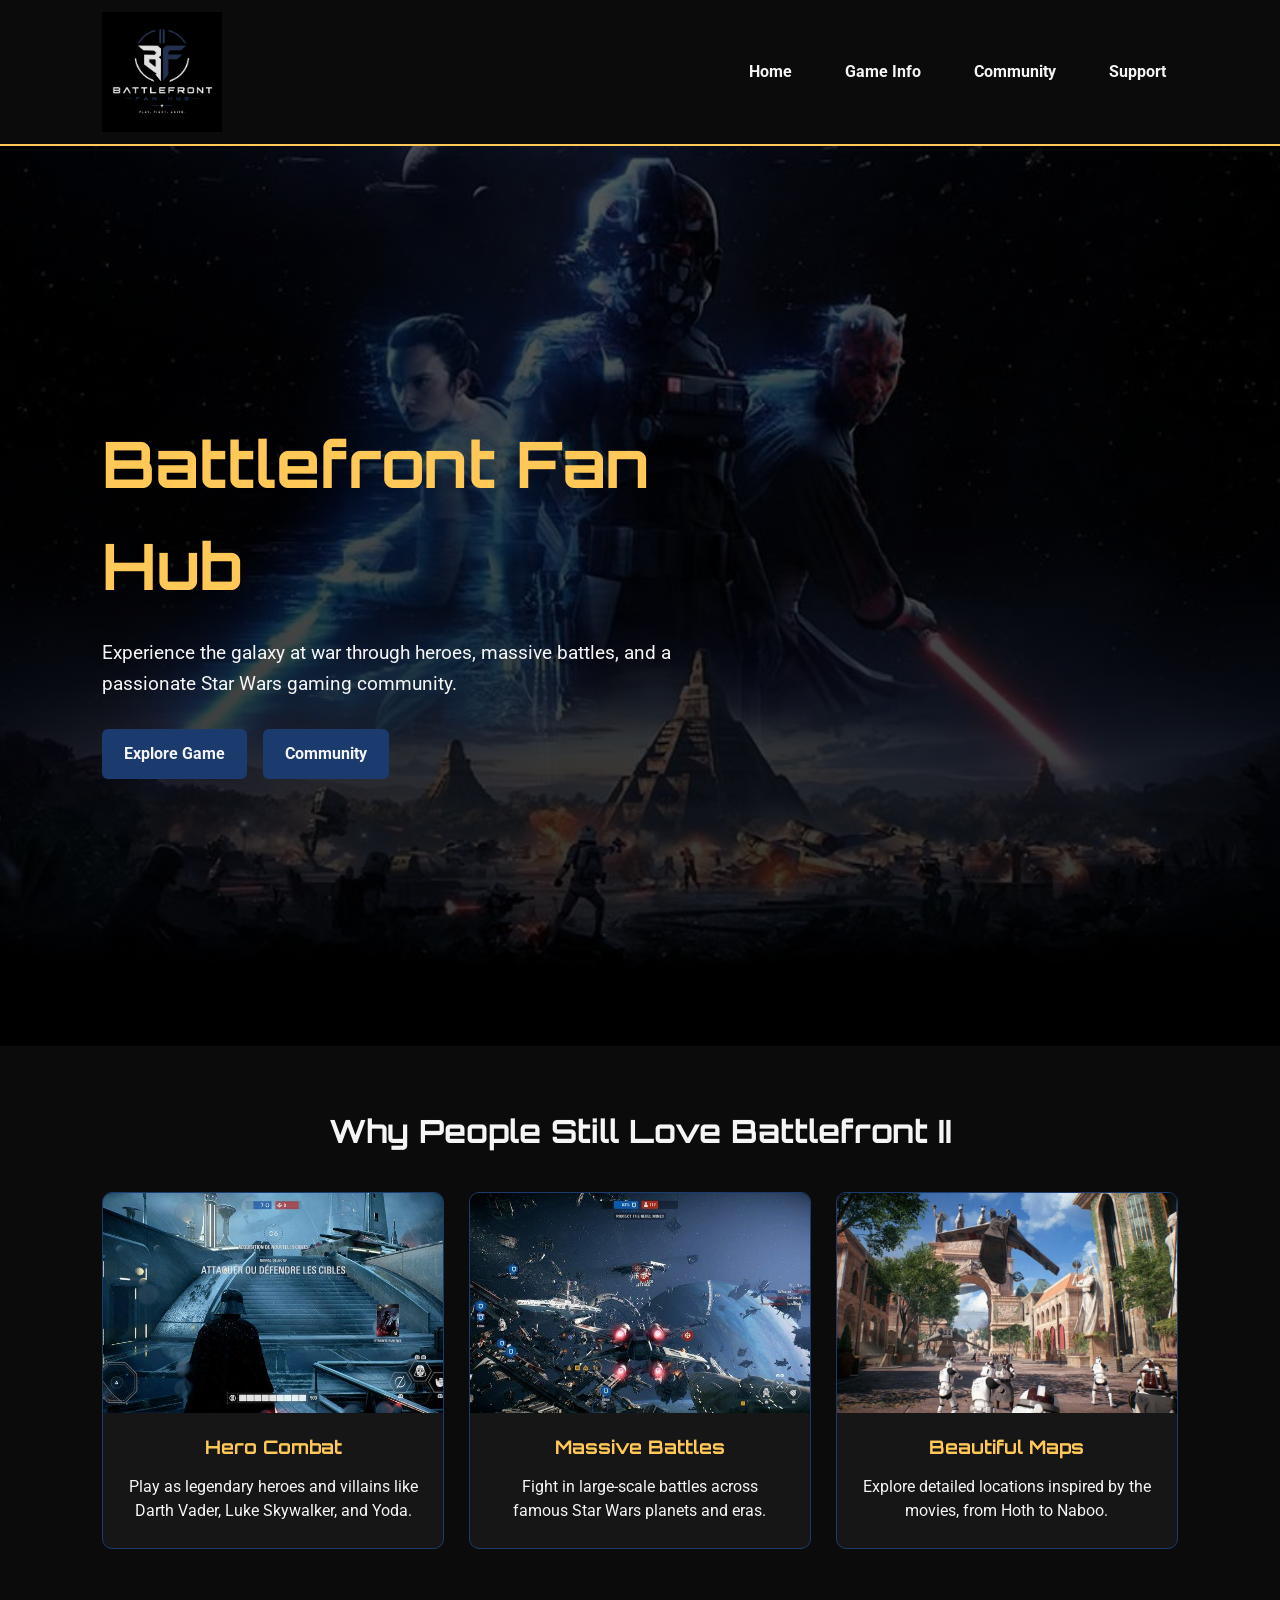
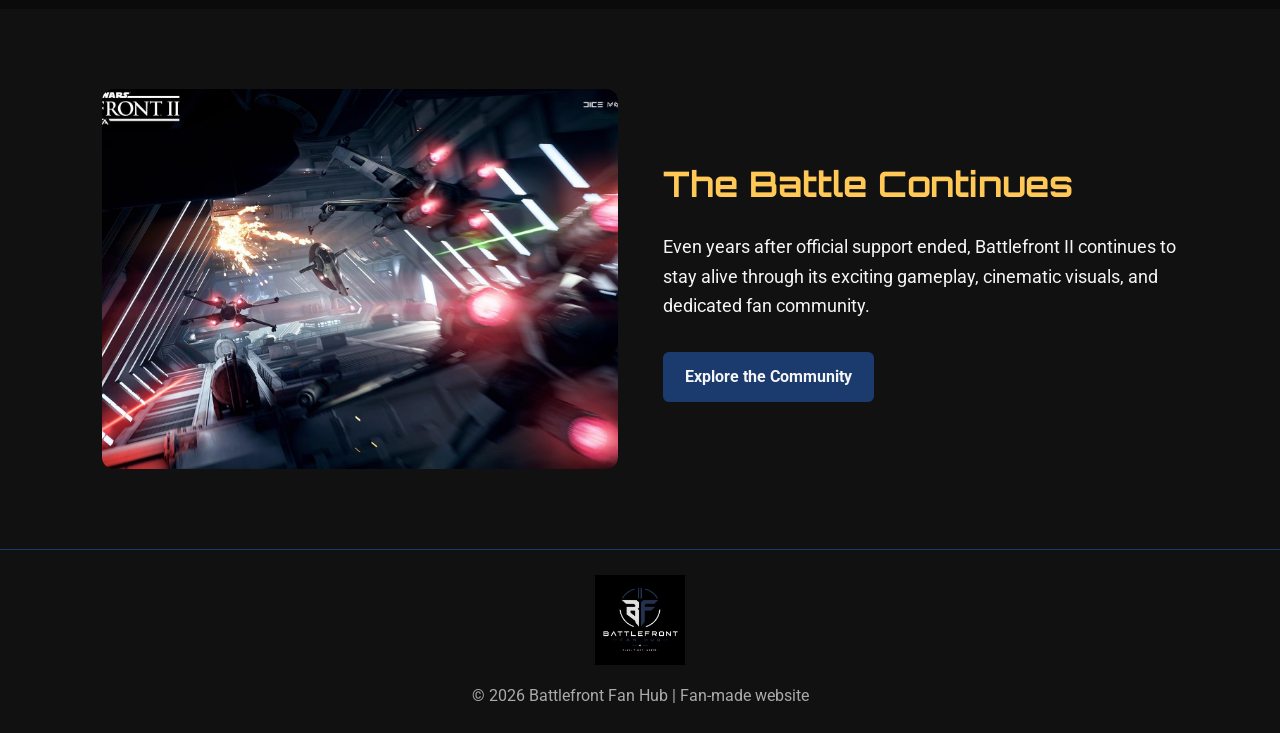
<file: index.html>
<!DOCTYPE html>
<html lang="en">
<head>
  <meta charset="UTF-8">
  <meta name="viewport" content="width=device-width, initial-scale=1.0">
  <title>Battlefront Fan Hub | Home</title>
  <link rel="stylesheet" href="styles/style.css">
</head>
<body>

<header>
  <a href="index.html" class="logo-box">
    <img src="images/logo.png" alt="Battlefront Fan Hub logo">
  </a>

  <nav>
    <a href="index.html">Home</a>
    <a href="info.html">Game Info</a>
    <a href="community.html">Community</a>
    <a href="support.html">Support</a>
  </nav>
</header>

<main>
  <section class="hero">
    <div class="hero-content">
      <h1>Battlefront Fan Hub</h1>
      <p>Experience the galaxy at war through heroes, massive battles, and a passionate Star Wars gaming community.</p>
      <div class="buttons">
        <a href="info.html">Explore Game</a>
        <a href="community.html">Community</a>
      </div>
    </div>
  </section>

  <section class="love-section">
    <h2>Why People Still Love Battlefront II</h2>

    <div class="cards">
      <div class="card">
        <img src="images/vader.jpeg" alt="Hero combat in Battlefront II">
        <h3>Hero Combat</h3>
        <p>Play as legendary heroes and villains like Darth Vader, Luke Skywalker, and Yoda.</p>
      </div>

      <div class="card">
        <img src="images/x-wing.jpeg" alt="Massive battle in Battlefront II">
        <h3>Massive Battles</h3>
        <p>Fight in large-scale battles across famous Star Wars planets and eras.</p>
      </div>

      <div class="card">
        <img src="images/town.jpeg" alt="Beautiful Battlefront II map">
        <h3>Beautiful Maps</h3>
        <p>Explore detailed locations inspired by the movies, from Hoth to Naboo.</p>
      </div>
    </div>
  </section>

  <section class="featured">
    <img src="images/fighters.jpeg" alt="Featured Battlefront II screenshot">

    <div class="featured-content">
      <h2>The Battle Continues</h2>
      <p>Even years after official support ended, Battlefront II continues to stay alive through its exciting gameplay, cinematic visuals, and dedicated fan community.</p>
      <a href="community.html">Explore the Community</a>
    </div>
  </section>
</main>

<footer>
  <img src="images/logo.png" alt="Battlefront Fan Hub logo">
  <p>&copy; 2026 Battlefront Fan Hub | Fan-made website</p>
</footer>

</body>
</html>
</file>
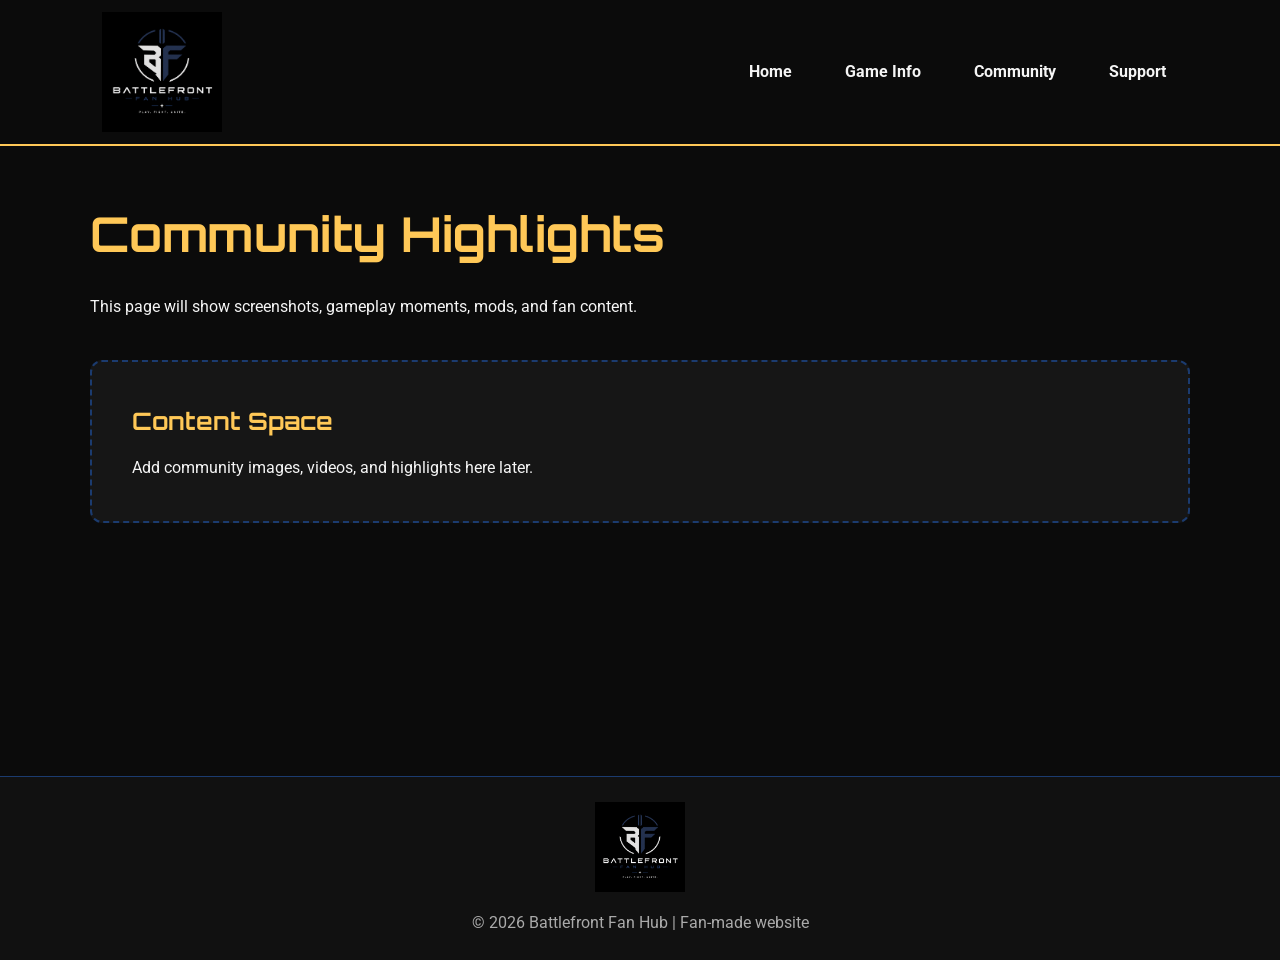
<file: community.html>
<!DOCTYPE html>
<html lang="en">
<head>
  <meta charset="UTF-8">
  <meta name="viewport" content="width=device-width, initial-scale=1.0">
  <title>Battlefront Fan Hub | Community</title>
  <link rel="stylesheet" href="styles/style.css">
</head>
<body>

<header>
  <a href="index.html" class="logo-box">
    <img src="images/logo.png" alt="Battlefront Fan Hub logo">
  </a>

  <nav>
    <a href="index.html">Home</a>
    <a href="info.html">Game Info</a>
    <a href="community.html">Community</a>
    <a href="support.html">Support</a>
  </nav>
</header>

<main class="page-content">
  <h1>Community Highlights</h1>
  <p>This page will show screenshots, gameplay moments, mods, and fan content.</p>

  <section class="placeholder">
    <h2>Content Space</h2>
    <p>Add community images, videos, and highlights here later.</p>
  </section>
</main>

<footer>
  <img src="images/logo.png" alt="Battlefront Fan Hub logo">
  <p>&copy; 2026 Battlefront Fan Hub | Fan-made website</p>
</footer>

</body>
</html>
</file>
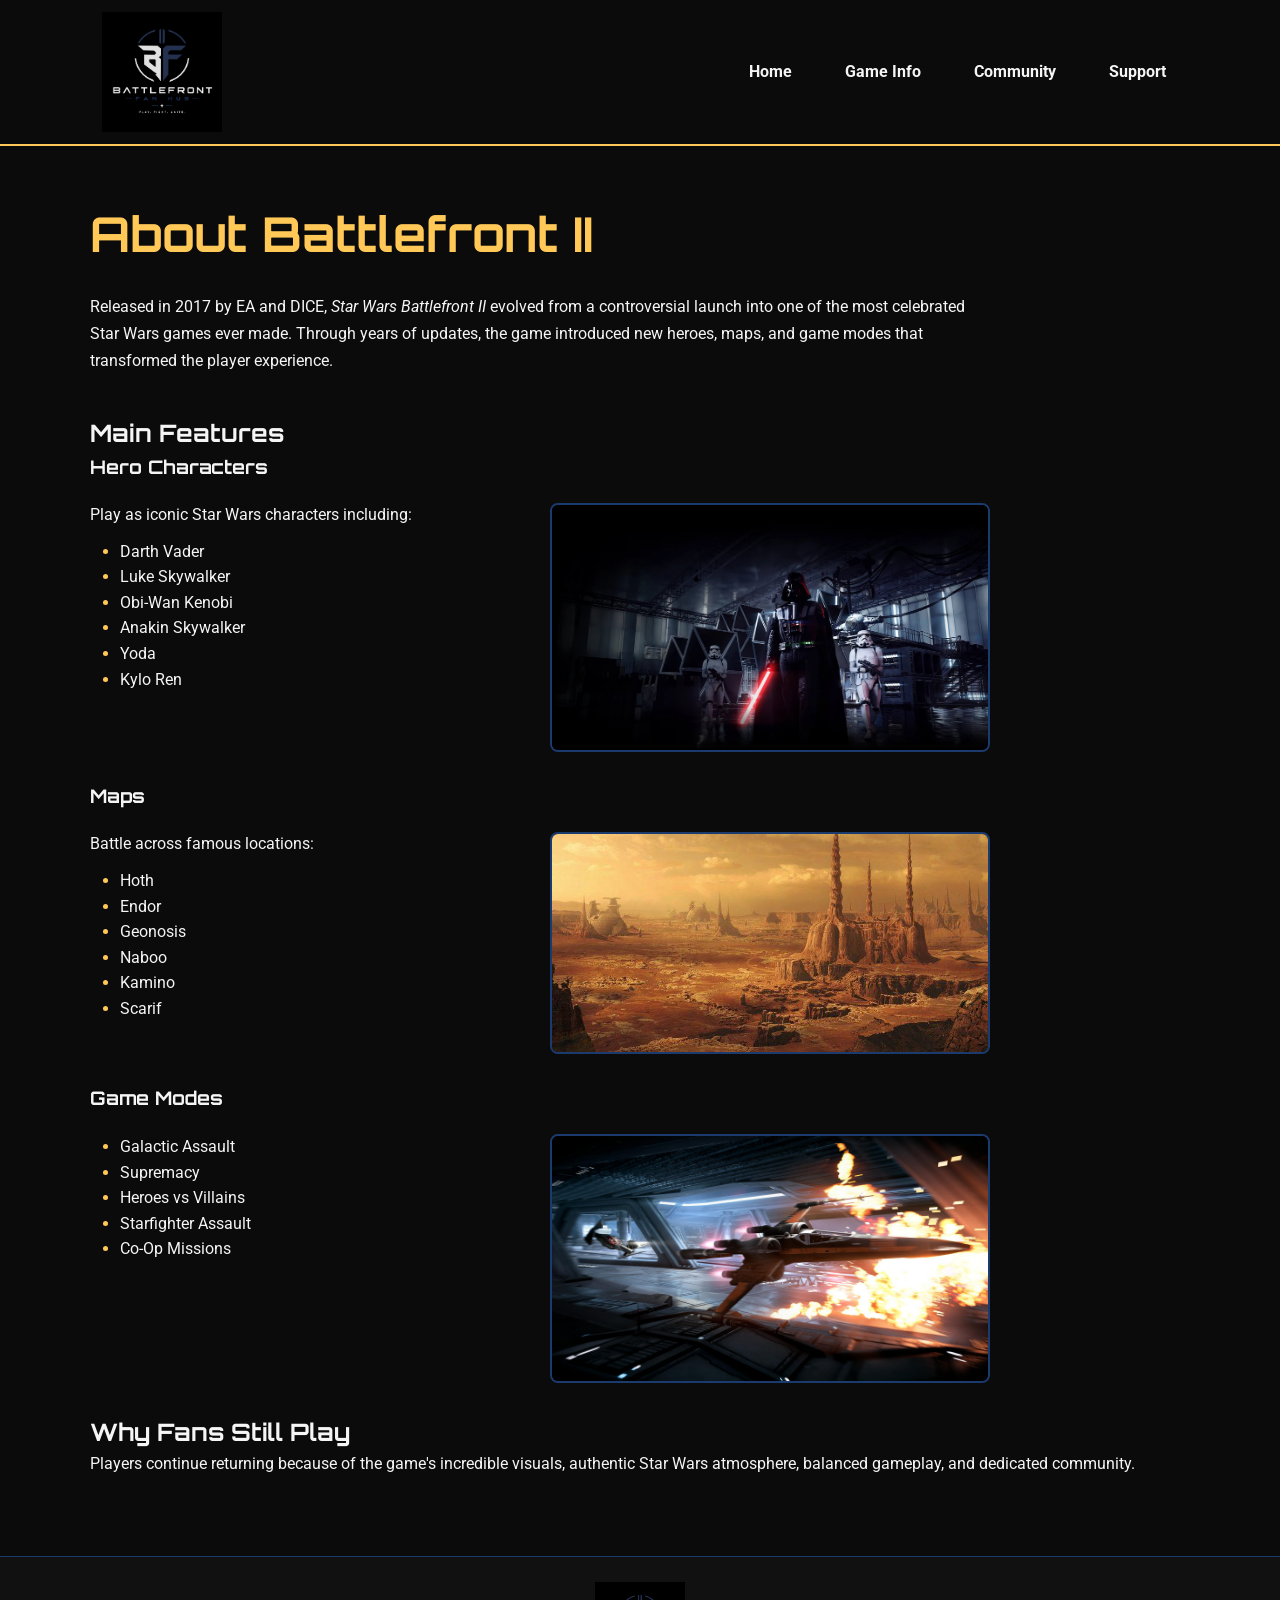
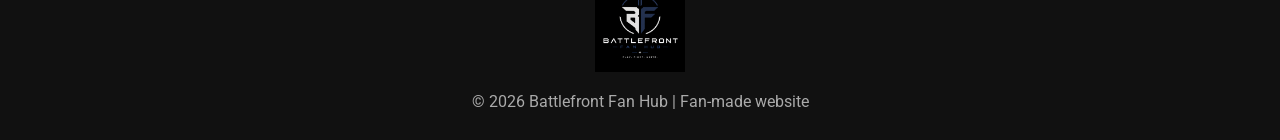
<file: info.html>
<!DOCTYPE html>
<html lang="en">
<head>
  <meta charset="UTF-8">
  <meta name="viewport" content="width=device-width, initial-scale=1.0">
  <title>Battlefront Fan Hub | Game Info</title>
  <link rel="stylesheet" href="styles/style.css">
</head>
<body>

<header>
  <a href="index.html" class="logo-box">
    <img src="images/logo.png" alt="Battlefront Fan Hub logo">
  </a>

  <nav>
    <a href="index.html">Home</a>
    <a href="info.html">Game Info</a>
    <a href="community.html">Community</a>
    <a href="support.html">Support</a>
  </nav>
</header>

<main class="page-content">
  <h1>About Battlefront II</h1>
  <p>Released in 2017 by EA and DICE, <em>Star Wars Battlefront II</em> evolved from a controversial launch into one of the most celebrated Star Wars games ever made. Through years of updates, the game introduced new heroes, maps, and game modes that transformed the player experience.</p>

  <section class="feature-section">
    <h2>Main Features</h2>
    <h3>Hero Characters</h3>
   
   <div class="feature-layout">

    <div class="feature-text">
    <p>Play as iconic Star Wars characters including:</p>

    <ul>
      <li>Darth Vader</li>
      <li>Luke Skywalker</li>
      <li>Obi-Wan Kenobi</li>
      <li>Anakin Skywalker</li>
      <li>Yoda</li>
      <li>Kylo Ren</li>
    </ul>

    </div>
    <img src="images/Deathstar2vader.jpg" alt="Darth Vader with Imperial stormtroopers">
    </div>

  </section>

  <section class="feature-section">
    <h3>Maps</h3>

    <div class="feature-layout">

    <div class="feature-text">
    <p>Battle across famous locations:</p>
    <ul>
      <li>Hoth</li>
      <li>Endor</li>
      <li>Geonosis</li>
      <li>Naboo</li>
      <li>Kamino</li>
      <li>Scarif</li>
    </ul>

    </div>
    <img src="images/map.jpeg" alt="Planet Geonosis">
    </div>

  </section>

  <section class="feature-section">
    <h3>Game Modes</h3>

    <div class="feature-layout">

    <div class="feature-text">
    <ul>
      <li>Galactic Assault</li>
      <li>Supremacy</li>
      <li>Heroes vs Villains</li>
      <li>Starfighter Assault</li>
      <li>Co-Op Missions</li>
    </ul>

    </div>
        <img src="images/w-wing_chase.jpeg" alt="An X-wing starfighter">
    </div>
  </section>

  <section class="feature-section">
    <h2>Why Fans Still Play</h2>
    <p>Players continue returning because of the game's incredible visuals, authentic Star Wars atmosphere, balanced gameplay, and dedicated community.</p>
  </section>

</main>

<footer>
  <img src="images/logo.png" alt="Battlefront Fan Hub logo">
  <p>&copy; 2026 Battlefront Fan Hub | Fan-made website</p>
</footer>

</body>
</html>
</file>
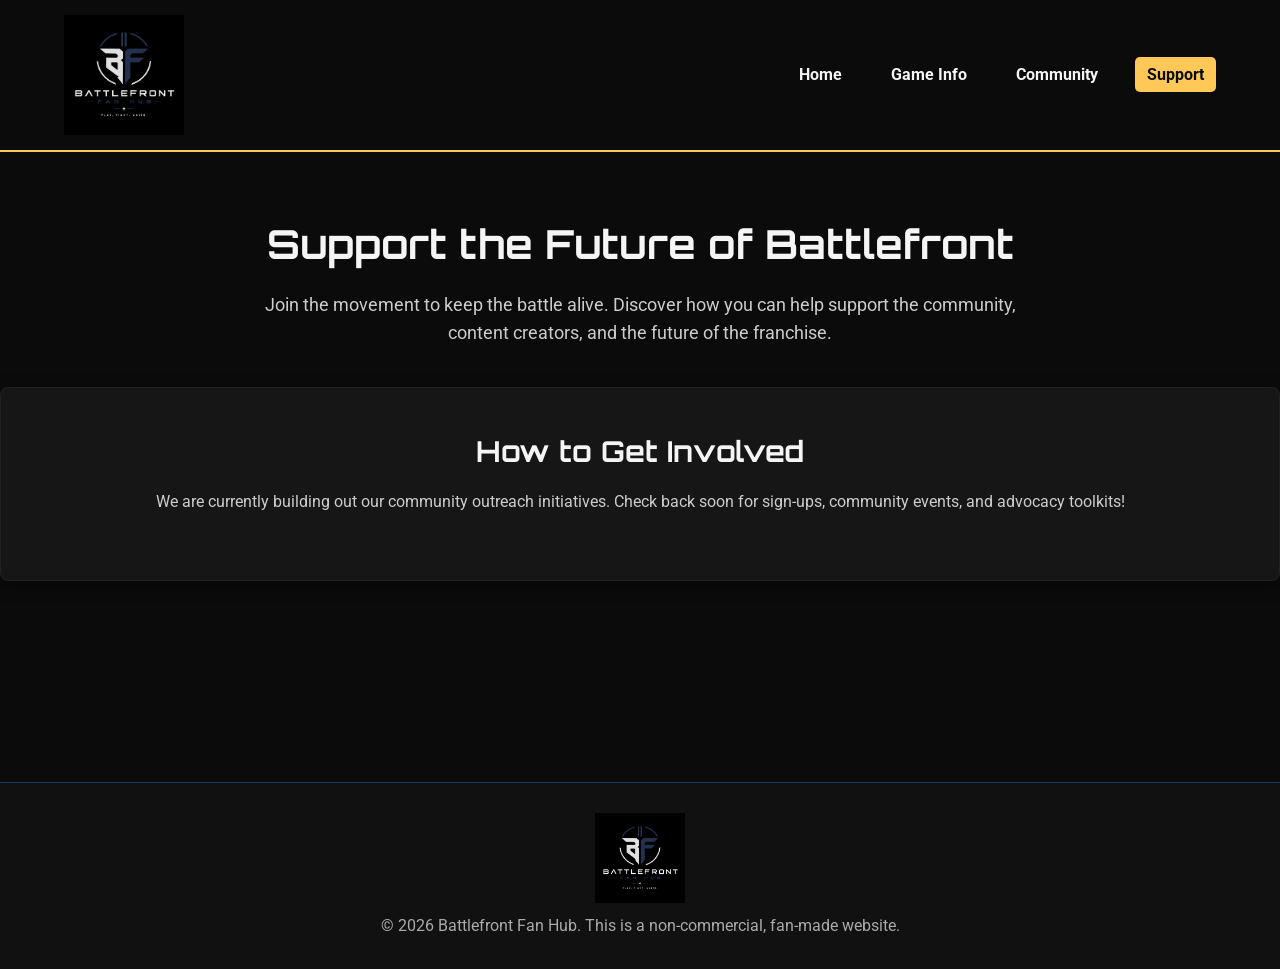
<file: support.html>
<!DOCTYPE html>
<html lang="en">
<head>
  <meta charset="UTF-8">
  <meta name="viewport" content="width=device-width, initial-scale=1.0">
  <title>Support | Battlefront Fan Hub</title>
  <link rel="stylesheet" href="styles/style.css">
</head>
<body>

  <!-- Site Header -->
  <header class="site-header">
    <div class="header-container">
      <a href="index.html" class="logo-link">
        <img src="images/logo.png" alt="Battlefront Fan Hub logo" class="logo-img">
      </a>

      <nav class="main-navigation" aria-label="Main Navigation">
        <ul>
          <li><a href="index.html">Home</a></li>
          <li><a href="info.html">Game Info</a></li>
          <li><a href="community.html">Community</a></li>
          <li><a href="support.html" class="active" aria-current="page">Support</a></li>
        </ul>
      </nav>
    </div>
  </header>

  <!-- Main Content Area -->
  <main class="main-content">
    
    <!-- Hero / Intro Section -->
    <section class="hero-section">
      <div class="content-container">
        <h1>Support the Future of Battlefront</h1>
        <p class="lead-text">Join the movement to keep the battle alive. Discover how you can help support the community, content creators, and the future of the franchise.</p>
      </div>
    </section>

    <!-- Call to Action / Core Content (Placeholder) -->
    <section class="cta-section">
      <div class="content-container">
        <h2>How to Get Involved</h2>
        <p>We are currently building out our community outreach initiatives. Check back soon for sign-ups, community events, and advocacy toolkits!</p>
        <!-- Future button layout: <a href="#" class="btn-primary">Join the Campaign</a> -->
      </div>
    </section>

  </main>

  <!-- Site Footer -->
  <footer class="site-footer">
    <div class="footer-container">
      <img src="images/logo.png" alt="Battlefront Fan Hub logo" class="footer-logo">
      <p>&copy; 2026 Battlefront Fan Hub. This is a non-commercial, fan-made website.</p>
    </div>
  </footer>

</body>
</html>
</file>
<file: styles/style.css>
@import url('https://fonts.googleapis.com/css2?family=Orbitron:wght@400;700;900&family=Roboto:wght@300;400;500;700&display=swap');

:root {
  --primary-color: #0B0B0B;
  --secondary-color: #1B3B6F;
  --accent1-color: #FFC857;
  --accent2-color: #F5F5F5;

  --heading-font: "Orbitron", sans-serif;
  --paragraph-font: "Roboto", Helvetica, sans-serif;

  --headline-color-on-white: #0B0B0B;
  --headline-color-on-color: #F5F5F5;
  --paragraph-color-on-white: #0B0B0B;
  --paragraph-color-on-color: #F5F5F5;
  --paragraph-background-color: #1B3B6F;

  --nav-link-color: #F5F5F5;
  --nav-background-color: #0B0B0B;
  --nav-hover-link-color: #0B0B0B;
  --nav-hover-background-color: #FFC857;

  --max-width: 1200px;
}

/* =========================
   GLOBAL STYLES
========================= */

* {
  margin: 0;
  padding: 0;
  box-sizing: border-box;
}

html {
  scroll-behavior: smooth;
}

body {
  min-height: 100vh;
  display: flex;
  flex-direction: column;
  font-family: var(--paragraph-font);
  background-color: var(--primary-color);
  color: var(--paragraph-color-on-color);
  line-height: 1.6;
}

h1,
h2,
h3 {
  font-family: var(--heading-font);
}

main,
.main-content {
  flex: 1;
  min-height: 70vh;
}

img {
  max-width: 100%;
}

.button,
.btn-primary {
  display: inline-block;
  background-color: var(--secondary-color);
  color: var(--accent2-color);
  padding: 12px 22px;
  border-radius: 6px;
  text-decoration: none;
  font-weight: 700;
}

.button:hover,
.btn-primary:hover {
  background-color: var(--accent1-color);
  color: var(--primary-color);
}

/* =========================
   STANDARD HEADER AND NAV
   Home and Game Info pages
========================= */

header:not(.site-header) {
  display: flex;
  justify-content: space-between;
  align-items: center;
  padding: 12px 8%;
  background-color: var(--nav-background-color);
  border-bottom: 2px solid var(--accent1-color);
}

.logo-box img {
  width: 120px;
  height: auto;
  display: block;
}

header:not(.site-header) nav a {
  color: var(--nav-link-color);
  text-decoration: none;
  margin-left: 25px;
  padding: 8px 12px;
  border-radius: 5px;
  font-weight: 700;
}

header:not(.site-header) nav a:hover {
  background-color: var(--nav-hover-background-color);
  color: var(--nav-hover-link-color);
}

/* =========================
   SUPPORT HEADER AND NAV
========================= */

.content-container,
.header-container,
.footer-container {
  width: 90%;
  max-width: var(--max-width);
  margin: 0 auto;
}

.site-header {
  background-color: var(--nav-background-color);
  border-bottom: 2px solid var(--accent1-color);
  padding: 15px 0;
  position: sticky;
  top: 0;
  z-index: 100;
}

.header-container {
  display: flex;
  justify-content: space-between;
  align-items: center;
}

.logo-img {
  width: 120px;
  display: block;
}

.main-navigation ul {
  display: flex;
  align-items: center;
  list-style: none;
}

.main-navigation a {
  color: var(--nav-link-color);
  text-decoration: none;
  margin-left: 25px;
  padding: 8px 12px;
  border-radius: 5px;
  font-weight: 700;
}

.main-navigation a:hover,
.main-navigation a.active {
  background-color: var(--nav-hover-background-color);
  color: var(--nav-hover-link-color);
}

/* =========================
   HOME PAGE
========================= */

.hero {
  min-height: 100vh;
  background:
    linear-gradient(rgba(0, 0, 0, 0.65), rgba(0, 0, 0, 0.8)),
    url("../images/banner.jpeg");
  background-size: cover;
  background-position: center;
  display: flex;
  align-items: center;
  padding: 0 8%;
}

.hero-content {
  max-width: 650px;
}

.hero h1 {
  color: var(--accent1-color);
  font-size: 4rem;
  margin-bottom: 20px;
}

.hero p {
  font-size: 1.2rem;
  line-height: 1.6;
  margin-bottom: 30px;
}

.buttons a {
  display: inline-block;
  background-color: var(--secondary-color);
  color: var(--accent2-color);
  padding: 12px 22px;
  margin-right: 12px;
  border-radius: 6px;
  text-decoration: none;
  font-weight: 700;
}

.buttons a:hover {
  background-color: var(--accent1-color);
  color: var(--primary-color);
}

.love-section {
  padding: 60px 8%;
  text-align: center;
}

.love-section h2 {
  color: var(--headline-color-on-color);
  font-size: 2rem;
  margin-bottom: 35px;
}

.cards {
  display: grid;
  grid-template-columns: repeat(3, 1fr);
  gap: 25px;
}

.card {
  background-color: #161616;
  border: 1px solid var(--secondary-color);
  border-radius: 10px;
  overflow: hidden;
}

.card img {
  width: 100%;
  height: 220px;
  object-fit: cover;
  display: block;
}

.card h3,
.card p {
  padding-left: 25px;
  padding-right: 25px;
}

.card h3 {
  color: var(--accent1-color);
  padding-top: 20px;
  margin-bottom: 12px;
}

.card p {
  line-height: 1.5;
  padding-bottom: 25px;
}

.featured {
  display: grid;
  grid-template-columns: 1fr 1fr;
  gap: 45px;
  align-items: center;
  padding: 80px 8%;
  background-color: #111;
}

.featured img {
  width: 100%;
  height: 380px;
  object-fit: cover;
  border-radius: 12px;
}

.featured-content h2 {
  color: var(--accent1-color);
  font-size: 2.2rem;
  margin-bottom: 20px;
}

.featured-content p {
  line-height: 1.7;
  font-size: 1.1rem;
  margin-bottom: 30px;
}

.featured-content a {
  display: inline-block;
  background-color: var(--secondary-color);
  color: var(--accent2-color);
  padding: 12px 22px;
  border-radius: 6px;
  text-decoration: none;
  font-weight: 700;
}

.featured-content a:hover {
  background-color: var(--accent1-color);
  color: var(--primary-color);
}

/* =========================
   GAME INFO PAGE
========================= */

.page-content {
  width: min(1100px, 90%);
  margin: 0 auto;
  padding: 50px 0;
}

.page-content h1 {
  color: var(--accent1-color);
  font-size: clamp(2rem, 5vw, 3rem);
  margin-bottom: 20px;
}

.page-content > p {
  max-width: 900px;
  margin-bottom: 40px;
  font-size: 1rem;
  line-height: 1.7;
}

.feature-section {
  margin-bottom: 30px;
}

.feature-section h3 {
  margin-bottom: 20px;
}

.feature-section p {
  line-height: 1.5;
  margin-bottom: 12px;
}

.feature-section ul {
  padding-left: 30px;
}

.feature-section li::marker {
  color: var(--accent1-color);
}

.feature-layout {
  display: flex;
  align-items: flex-start;
  justify-content: flex-start;
  gap: 20px;
}

.feature-layout img {
  display: block;
  width: 40%;
  max-width: 450px;
  max-height: 450px;
  object-fit: cover;
  border-radius: 8px;
  border: 2px solid var(--secondary-color);
}

.feature-text {
  width: 40%;
}

.placeholder {
  margin-top: 40px;
  padding: 40px;
  border: 2px dashed var(--secondary-color);
  border-radius: 12px;
  background-color: #161616;
}

.placeholder h2 {
  color: var(--accent1-color);
  margin-bottom: 15px;
}

/* =========================
   SUPPORT PAGE
========================= */

.main-content {
  padding: 60px 0;
}

.hero-section {
  text-align: center;
  margin-bottom: 40px;
}

.hero-section h1 {
  color: var(--headline-color-on-color);
  font-size: 2.5rem;
  margin-bottom: 15px;
}

.lead-text {
  max-width: 800px;
  margin: 0 auto;
  color: #ccc;
  font-size: 1.1rem;
}

.cta-section {
  background-color: #161616;
  border: 1px solid #222;
  border-radius: 8px;
  padding: 40px;
  text-align: center;
  box-shadow: 0 4px 15px rgba(0, 0, 0, 0.5);
}

.cta-section h2 {
  color: var(--headline-color-on-color);
  font-size: 1.8rem;
  margin-bottom: 15px;
}

.cta-section p {
  margin-bottom: 25px;
  color: #ccc;
}

/* =========================
   STANDARD FOOTER
========================= */

footer:not(.site-footer) {
  text-align: center;
  padding: 25px;
  background-color: #111;
  color: #aaa;
  border-top: 1px solid var(--secondary-color);
}

footer:not(.site-footer) img {
  width: 90px;
  margin-bottom: 10px;
}

/* =========================
   SUPPORT FOOTER
========================= */

.site-footer {
  text-align: center;
  padding: 30px 0;
  background-color: #111;
  color: #aaa;
  border-top: 1px solid var(--secondary-color);
}

.footer-container {
  display: flex;
  flex-direction: column;
  align-items: center;
  gap: 10px;
}

.footer-logo {
  width: 90px;
}

/* =========================
   RESPONSIVE DESIGN
========================= */

@media (max-width: 768px) {
  header:not(.site-header) {
    flex-direction: column;
    gap: 15px;
  }

  header:not(.site-header) nav {
    display: flex;
    flex-wrap: wrap;
    justify-content: center;
    gap: 8px;
  }

  header:not(.site-header) nav a {
    margin-left: 0;
  }

  .header-container {
    flex-direction: column;
    gap: 15px;
  }

  .main-navigation ul {
    flex-wrap: wrap;
    justify-content: center;
    gap: 8px;
  }

  .main-navigation a {
    margin-left: 0;
    font-size: 0.9rem;
  }

  .hero {
    min-height: 75vh;
  }

  .hero h1 {
    font-size: 2.5rem;
  }

  .cards,
  .featured {
    grid-template-columns: 1fr;
  }

  .featured img {
    height: 280px;
  }

  .feature-layout {
    flex-direction: column;
  }

  .feature-layout img,
  .feature-text {
    width: 100%;
  }

  .hero-section h1 {
    font-size: 2rem;
  }
}
</file>
